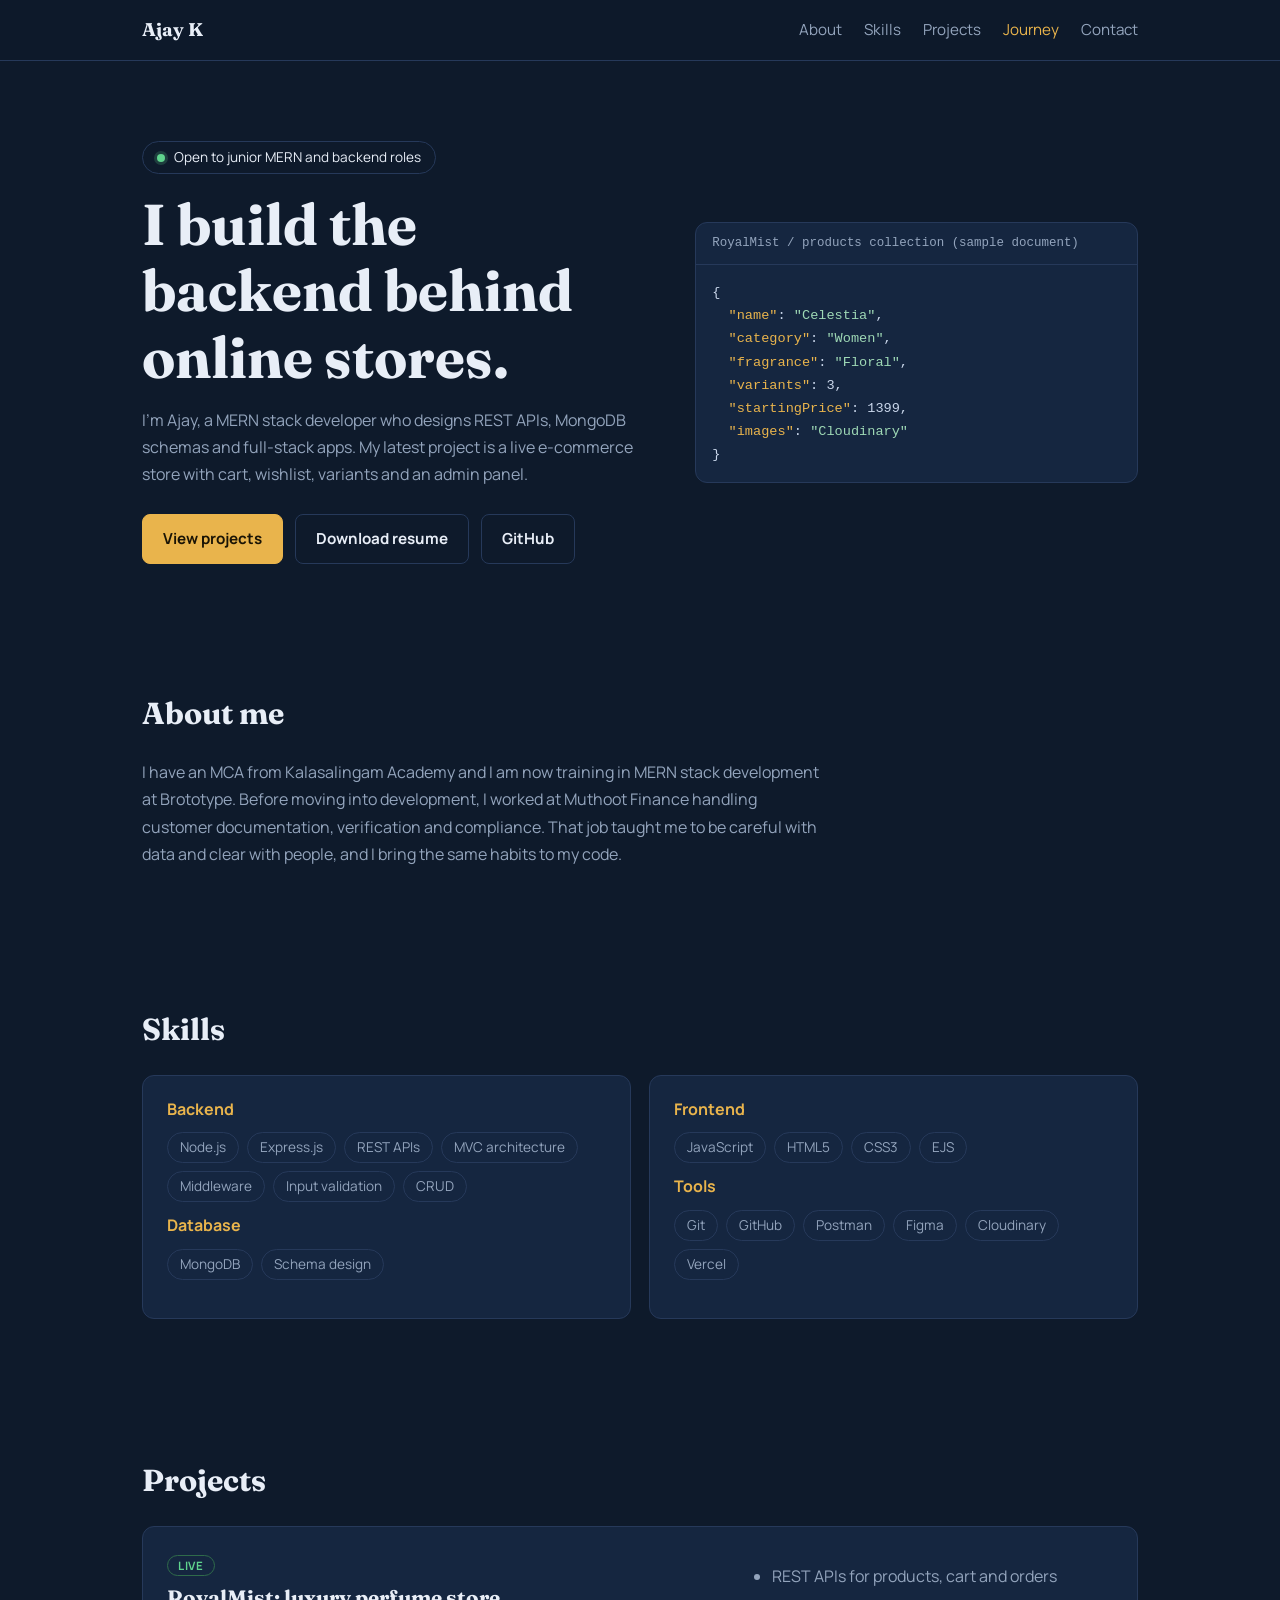
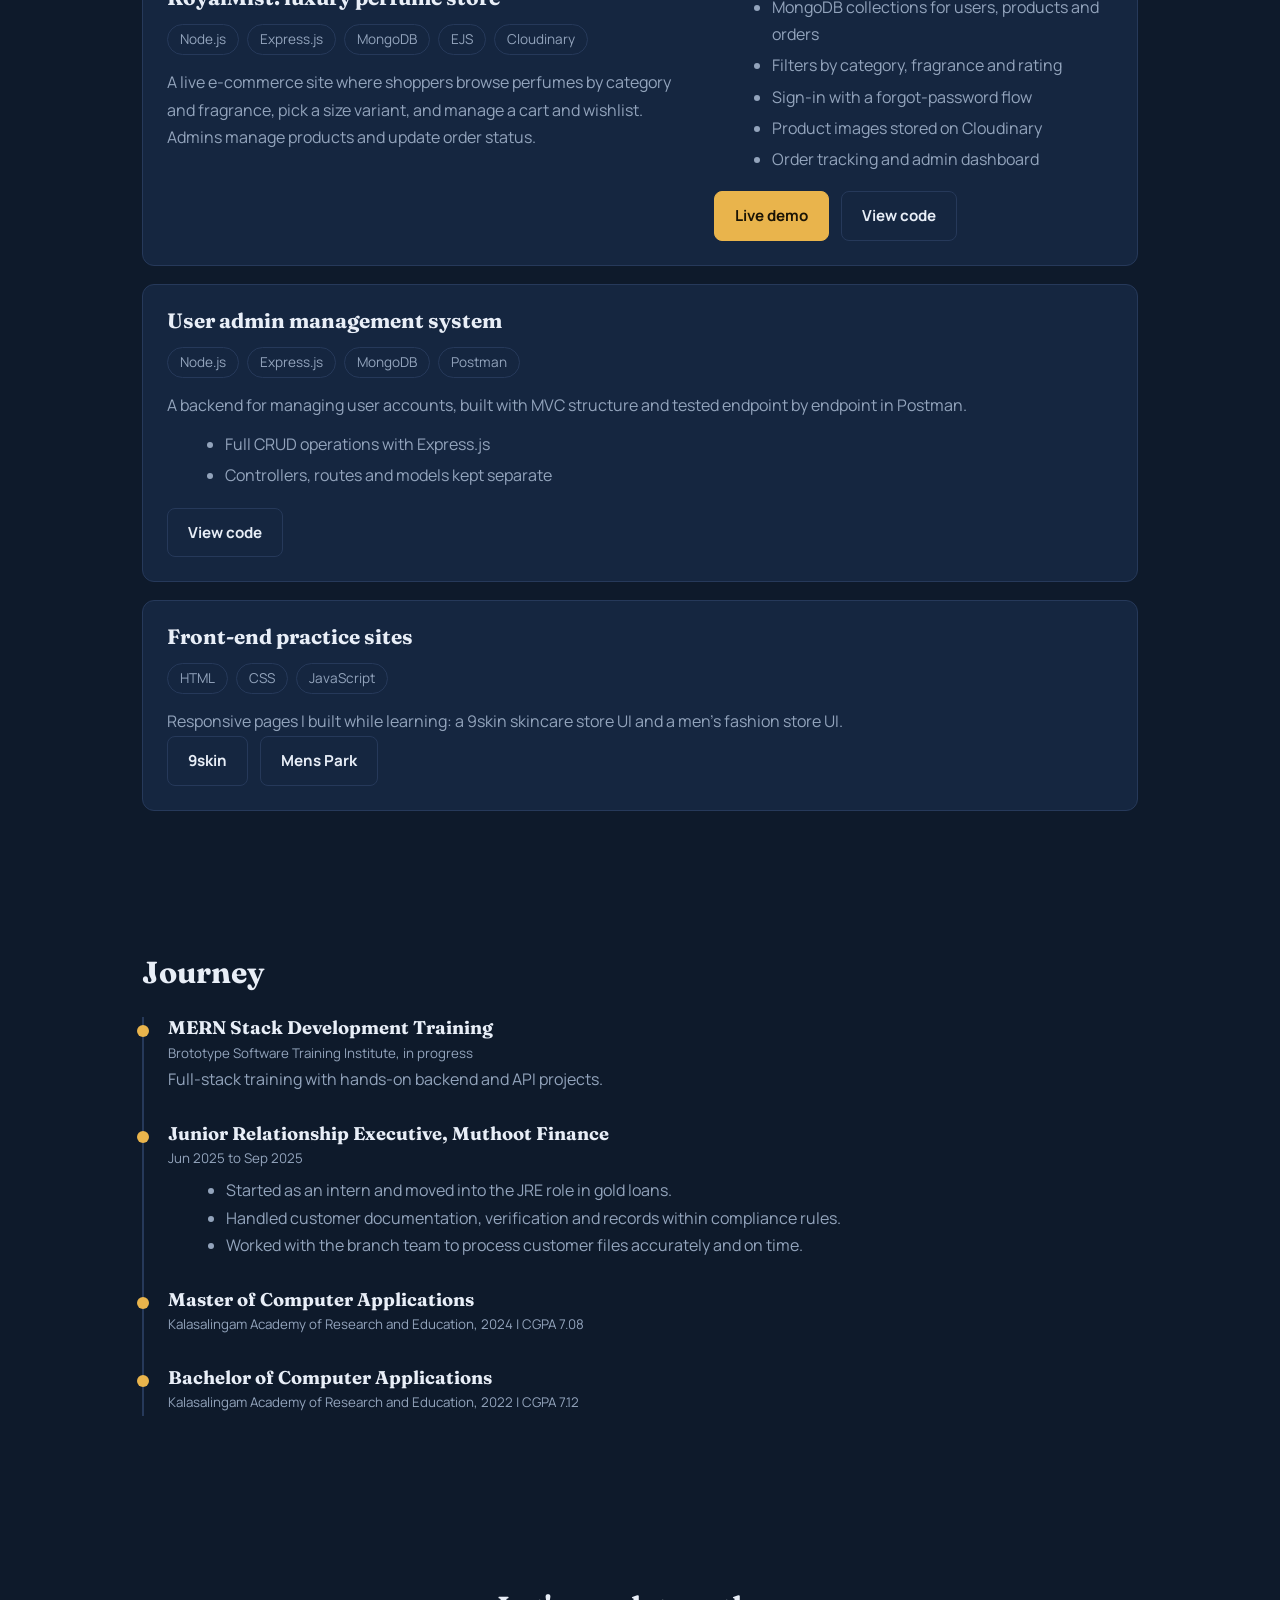
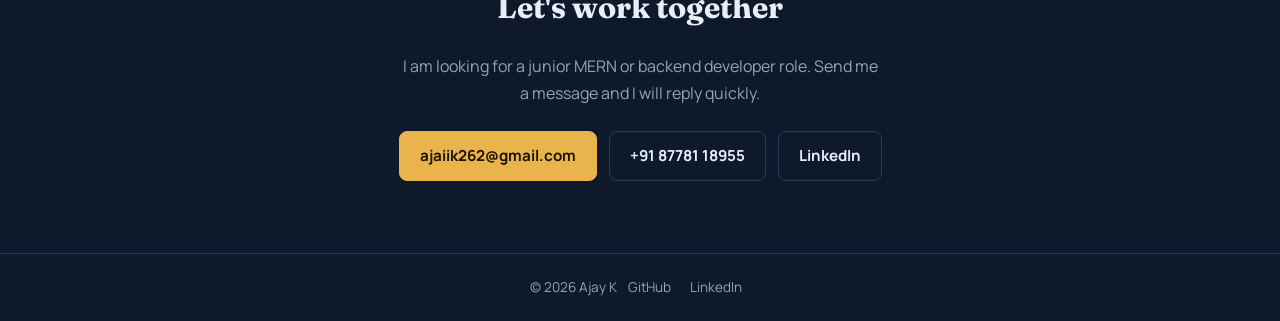
<file: index.html>
<!DOCTYPE html>
<html lang="en">
<head>
<meta charset="UTF-8">
<meta name="viewport" content="width=device-width, initial-scale=1">
<title>Ajay K | MERN Stack Developer</title>
<meta name="description" content="Ajay K, MERN stack developer. I build REST APIs and full-stack web apps with Node.js, Express.js and MongoDB.">
<meta name="theme-color" content="#0E1A2B">
<meta name="color-scheme" content="dark">
<link rel="canonical" href="https://ajaiiiik.github.io/My-portfolio/">

<!-- Social sharing (LinkedIn, WhatsApp, X) -->
<meta property="og:type" content="website">
<meta property="og:title" content="Ajay K | MERN Stack Developer">
<meta property="og:description" content="I build REST APIs and full-stack web apps with Node.js, Express.js and MongoDB. See my live e-commerce project, RoyalMist.">
<meta property="og:url" content="https://ajaiiiik.github.io/My-portfolio/">
<meta name="twitter:card" content="summary">
<meta name="twitter:title" content="Ajay K | MERN Stack Developer">
<meta name="twitter:description" content="I build REST APIs and full-stack web apps with Node.js, Express.js and MongoDB.">

<link rel="icon" href="data:image/svg+xml,<svg xmlns='http://www.w3.org/2000/svg' viewBox='0 0 100 100'><text y='.9em' font-size='90'>💻</text></svg>">
<link rel="preconnect" href="https://fonts.googleapis.com">
<link rel="preconnect" href="https://fonts.gstatic.com" crossorigin>
<link href="https://fonts.googleapis.com/css2?family=Fraunces:wght@600;700&family=Manrope:wght@400;500;700&display=swap" rel="stylesheet">

<script type="application/ld+json">
{"@context":"https://schema.org","@type":"Person","name":"Ajay K","jobTitle":"MERN Stack Developer","url":"https://ajaiiiik.github.io/My-portfolio/","sameAs":["https://github.com/ajaiiiik","https://www.linkedin.com/in/ajaiik/"]}
</script>

<style>
:root{--bg:#0E1A2B;--panel:#152640;--line:#26395A;--text:#E8EEF7;--muted:#93A4BC;--gold:#E9B44C;--ink:#1A1405}
*{box-sizing:border-box;margin:0}
html{scroll-behavior:smooth;scroll-padding-top:70px}
body{background:var(--bg);color:var(--text);font:400 1rem/1.7 Manrope,system-ui,sans-serif}
a{color:inherit}
:focus-visible{outline:2px solid var(--gold);outline-offset:3px}
.skip{position:absolute;left:-9999px;top:8px}
.skip:focus{left:12px;background:var(--gold);color:var(--ink);padding:8px 14px;border-radius:6px;z-index:10;font-weight:700;text-decoration:none}
.wrap{max-width:1040px;margin:0 auto;padding:0 22px}
h1,h2,h3{font-family:Fraunces,Georgia,serif;line-height:1.15}
h2{font-size:1.9rem;margin-bottom:28px}
section{padding:72px 0}
nav{position:sticky;top:0;z-index:5;background:rgba(14,26,43,.92);backdrop-filter:blur(8px);border-bottom:1px solid var(--line)}
nav .wrap{display:flex;justify-content:space-between;align-items:center;height:60px}
nav b{font-family:Fraunces,serif;font-size:1.15rem}
nav ul{display:flex;gap:22px;list-style:none;padding:0;font-size:.95rem}
nav ul a{text-decoration:none;color:var(--muted)}
nav ul a:hover,nav ul a[aria-current]{color:var(--gold)}
.hero{padding:80px 0 60px}
.hero .wrap{display:grid;grid-template-columns:1.15fr 1fr;gap:44px;align-items:center}
.hero h1{font-size:clamp(2.3rem,5vw,3.6rem);margin-bottom:16px}
.hero p{color:var(--muted);max-width:52ch;margin-bottom:26px}
.hero .status{display:inline-flex;align-items:center;gap:9px;border:1px solid var(--line);border-radius:999px;padding:4px 14px;font-size:.85rem;color:var(--text);margin-bottom:18px}
.status i{width:8px;height:8px;border-radius:50%;background:#5FD38D;box-shadow:0 0 0 3px rgba(95,211,141,.2)}
.btns{display:flex;flex-wrap:wrap;gap:12px}
.btn{padding:11px 20px;border-radius:8px;border:1px solid var(--line);text-decoration:none;font-weight:700;font-size:.95rem}
.btn.main{background:var(--gold);border-color:var(--gold);color:var(--ink)}
.btn:hover{border-color:var(--gold)}
.code{background:var(--panel);border:1px solid var(--line);border-radius:12px;overflow:hidden;font:.85rem/1.7 ui-monospace,Menlo,Consolas,monospace}
.code header{padding:10px 16px;border-bottom:1px solid var(--line);color:var(--muted);font-size:.78rem}
.code pre{padding:16px;overflow-x:auto;color:#C9D6EA}
.k{color:var(--gold)}.s{color:#9ED8B5}
.grid{display:grid;gap:18px}
.two{grid-template-columns:1fr 1fr}
.card{background:var(--panel);border:1px solid var(--line);border-radius:12px;padding:24px}
.tags{display:flex;flex-wrap:wrap;gap:8px;margin:14px 0}
.tags span{border:1px solid var(--line);border-radius:999px;padding:3px 12px;font-size:.85rem;color:var(--muted)}
.card h3{font-size:1.3rem}
.card p{color:var(--muted)}
.card ul{margin:12px 0 18px 18px;color:var(--muted)}
.card li{margin-bottom:4px}
.feat{grid-column:1/-1;display:grid;grid-template-columns:1.3fr 1fr;gap:28px}
.feat .btns{margin-top:6px}
.live{display:inline-block;font:700 .72rem/1 Manrope,sans-serif;letter-spacing:.06em;text-transform:uppercase;color:#5FD38D;border:1px solid #2F6B4A;border-radius:999px;padding:4px 10px;margin-bottom:10px}
.skills h3{font-size:1rem;font-family:Manrope,sans-serif;color:var(--gold);margin-bottom:2px}
.tl{border-left:2px solid var(--line);padding-left:24px}
.tl article{position:relative;margin-bottom:30px}
.tl article:before{content:"";position:absolute;left:-31px;top:8px;width:12px;height:12px;border-radius:50%;background:var(--gold)}
.tl h3{font-size:1.15rem}.tl small{color:var(--muted)}
.tl p,.tl li{color:var(--muted)}.tl ul{margin:6px 0 0 18px}
.contact{text-align:center}
.contact p{color:var(--muted);margin:0 auto 24px;max-width:48ch}
.contact .btns{justify-content:center}
footer{border-top:1px solid var(--line);padding:22px 0;text-align:center;color:var(--muted);font-size:.85rem}
footer a{text-decoration:none;margin:0 8px}footer a:hover{color:var(--gold)}
.hero .wrap>*{animation:rise .7s both}.hero .wrap>*:last-child{animation-delay:.15s}
@keyframes rise{from{opacity:0;transform:translateY(14px)}}
@media(max-width:820px){.hero .wrap,.two,.feat{grid-template-columns:1fr}.hero{padding:56px 0 40px}nav ul{gap:14px;font-size:.85rem}nav b{display:none}nav .wrap{justify-content:center}}
@media(prefers-reduced-motion:reduce){*{animation:none!important;scroll-behavior:auto!important}}
</style>
</head>
<body>
<a class="skip" href="#main">Skip to content</a>
<nav aria-label="Main"><div class="wrap"><b>Ajay K</b>
<ul><li><a href="#about">About</a></li><li><a href="#skills">Skills</a></li><li><a href="#projects">Projects</a></li><li><a href="#journey">Journey</a></li><li><a href="#contact">Contact</a></li></ul></div></nav>

<header class="hero"><div class="wrap">
<div>
<p class="status"><i aria-hidden="true"></i>Open to junior MERN and backend roles</p>
<h1>I build the backend behind online stores.</h1>
<p>I'm Ajay, a MERN stack developer who designs REST APIs, MongoDB schemas and full-stack apps. My latest project is a live e-commerce store with cart, wishlist, variants and an admin panel.</p>
<div class="btns">
<a class="btn main" href="#projects">View projects</a>
<a class="btn" href="Ajay_Fresher.pdf" download="Ajay_K_Resume.pdf">Download resume</a>
<a class="btn" href="https://github.com/ajaiiiik" target="_blank" rel="noopener noreferrer" aria-label="Ajay's GitHub profile (opens in a new tab)">GitHub</a>
</div></div>
<div class="code" role="group" aria-label="Sample product document from RoyalMist">
<header>RoyalMist / products collection (sample document)</header>
<pre>{
  <span class="k">"name"</span>: <span class="s">"Celestia"</span>,
  <span class="k">"category"</span>: <span class="s">"Women"</span>,
  <span class="k">"fragrance"</span>: <span class="s">"Floral"</span>,
  <span class="k">"variants"</span>: 3,
  <span class="k">"startingPrice"</span>: 1399,
  <span class="k">"images"</span>: <span class="s">"Cloudinary"</span>
}</pre></div>
</div></header>

<main id="main">
<section id="about"><div class="wrap">
<h2>About me</h2>
<p style="max-width:68ch;color:var(--muted)">I have an MCA from Kalasalingam Academy and I am now training in MERN stack development at Brototype. Before moving into development, I worked at Muthoot Finance handling customer documentation, verification and compliance. That job taught me to be careful with data and clear with people, and I bring the same habits to my code.</p>
</div></section>

<section id="skills" class="skills"><div class="wrap">
<h2>Skills</h2>
<div class="grid two">
<div class="card"><h3>Backend</h3><div class="tags"><span>Node.js</span><span>Express.js</span><span>REST APIs</span><span>MVC architecture</span><span>Middleware</span><span>Input validation</span><span>CRUD</span></div>
<h3>Database</h3><div class="tags"><span>MongoDB</span><span>Schema design</span></div></div>
<div class="card"><h3>Frontend</h3><div class="tags"><span>JavaScript</span><span>HTML5</span><span>CSS3</span><span>EJS</span></div>
<h3>Tools</h3><div class="tags"><span>Git</span><span>GitHub</span><span>Postman</span><span>Figma</span><span>Cloudinary</span><span>Vercel</span></div></div>
</div></div></section>

<section id="projects"><div class="wrap">
<h2>Projects</h2>
<div class="grid">
<div class="card feat">
<div><span class="live">Live</span><h3>RoyalMist: luxury perfume store</h3>
<div class="tags"><span>Node.js</span><span>Express.js</span><span>MongoDB</span><span>EJS</span><span>Cloudinary</span></div>
<p>A live e-commerce site where shoppers browse perfumes by category and fragrance, pick a size variant, and manage a cart and wishlist. Admins manage products and update order status.</p></div>
<div><ul>
<li>REST APIs for products, cart and orders</li>
<li>MongoDB collections for users, products and orders</li>
<li>Filters by category, fragrance and rating</li>
<li>Sign-in with a forgot-password flow</li>
<li>Product images stored on Cloudinary</li>
<li>Order tracking and admin dashboard</li></ul>
<div class="btns"><a class="btn main" href="https://royalmist.online" target="_blank" rel="noopener noreferrer" aria-label="RoyalMist live demo (opens in a new tab)">Live demo</a>
<a class="btn" href="https://github.com/ajaiiiik/RoyalMist-Production" target="_blank" rel="noopener noreferrer" aria-label="RoyalMist source code on GitHub (opens in a new tab)">View code</a></div></div>
</div>
<div class="card">
<h3>User admin management system</h3>
<div class="tags"><span>Node.js</span><span>Express.js</span><span>MongoDB</span><span>Postman</span></div>
<p>A backend for managing user accounts, built with MVC structure and tested endpoint by endpoint in Postman.</p>
<ul><li>Full CRUD operations with Express.js</li><li>Controllers, routes and models kept separate</li></ul>
<!-- TODO: replace with the exact repo link of this project, e.g. https://github.com/ajaiiiik/<repo-name> -->
<div class="btns"><a class="btn" href="https://github.com/ajaiiiik?tab=repositories" target="_blank" rel="noopener noreferrer" aria-label="User admin management system code on GitHub (opens in a new tab)">View code</a></div>
</div>
<div class="card">
<h3>Front-end practice sites</h3>
<div class="tags"><span>HTML</span><span>CSS</span><span>JavaScript</span></div>
<p>Responsive pages I built while learning: a 9skin skincare store UI and a men's fashion store UI.</p>
<div class="btns"><a class="btn" href="https://ajaiiiik.github.io/9skin/" target="_blank" rel="noopener noreferrer" aria-label="9skin practice site (opens in a new tab)">9skin</a><a class="btn" href="https://ajaiiiik.github.io/Mens-Park/" target="_blank" rel="noopener noreferrer" aria-label="Mens Park practice site (opens in a new tab)">Mens Park</a></div>
</div>
</div></div></section>

<section id="journey"><div class="wrap">
<h2>Journey</h2>
<div class="tl">
<article><h3>MERN Stack Development Training</h3><small>Brototype Software Training Institute, in progress</small><p>Full-stack training with hands-on backend and API projects.</p></article>
<article><h3>Junior Relationship Executive, Muthoot Finance</h3><small>Jun 2025 to Sep 2025</small>
<ul><li>Started as an intern and moved into the JRE role in gold loans.</li><li>Handled customer documentation, verification and records within compliance rules.</li><li>Worked with the branch team to process customer files accurately and on time.</li></ul></article>
<article><h3>Master of Computer Applications</h3><small>Kalasalingam Academy of Research and Education, 2024 | CGPA 7.08</small></article>
<article><h3>Bachelor of Computer Applications</h3><small>Kalasalingam Academy of Research and Education, 2022 | CGPA 7.12</small></article>
</div></div></section>

<section id="contact" class="contact"><div class="wrap">
<h2>Let's work together</h2>
<p>I am looking for a junior MERN or backend developer role. Send me a message and I will reply quickly.</p>
<div class="btns">
<a class="btn main" href="mailto:ajaiik262@gmail.com?subject=Opportunity%20for%20Ajay">ajaiik262@gmail.com</a>
<a class="btn" href="tel:+918778118955">+91 87781 18955</a>
<a class="btn" href="https://www.linkedin.com/in/ajaiik/" target="_blank" rel="noopener noreferrer" aria-label="Ajay's LinkedIn profile (opens in a new tab)">LinkedIn</a>
</div></div></section>
</main>

<footer>© 2026 Ajay K
<a href="https://github.com/ajaiiiik" target="_blank" rel="noopener noreferrer">GitHub</a>
<a href="https://www.linkedin.com/in/ajaiik/" target="_blank" rel="noopener noreferrer">LinkedIn</a></footer>

<script>
(function(){
  var links=document.querySelectorAll('nav ul a');
  if(!('IntersectionObserver' in window)||!links.length)return;
  var map={};
  links.forEach(function(a){map[a.getAttribute('href').slice(1)]=a;});
  var io=new IntersectionObserver(function(entries){
    entries.forEach(function(e){
      if(e.isIntersecting){
        links.forEach(function(a){a.removeAttribute('aria-current');});
        var a=map[e.target.id];
        if(a)a.setAttribute('aria-current','true');
      }
    });
  },{rootMargin:'-40% 0px -55% 0px'});
  Object.keys(map).forEach(function(id){
    var s=document.getElementById(id);
    if(s)io.observe(s);
  });
})();
</script>
</body>
</html>
</file>
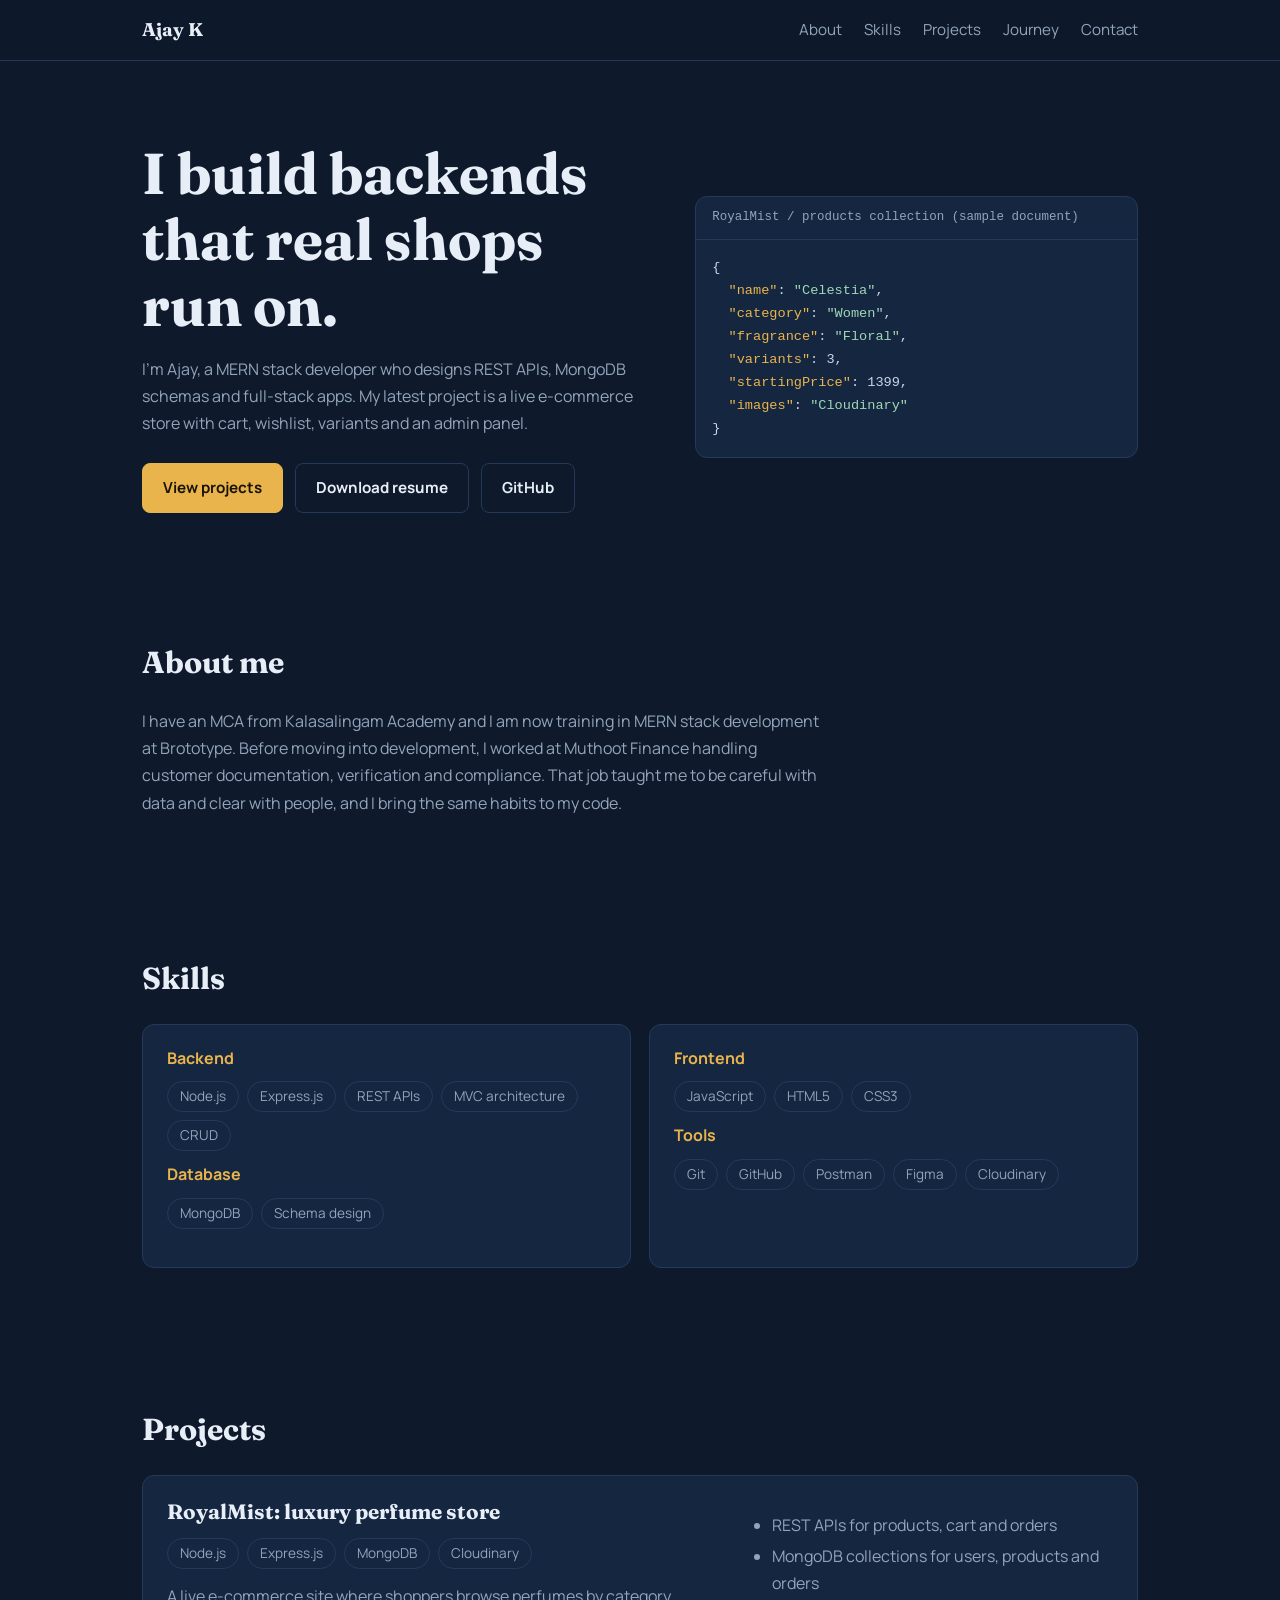
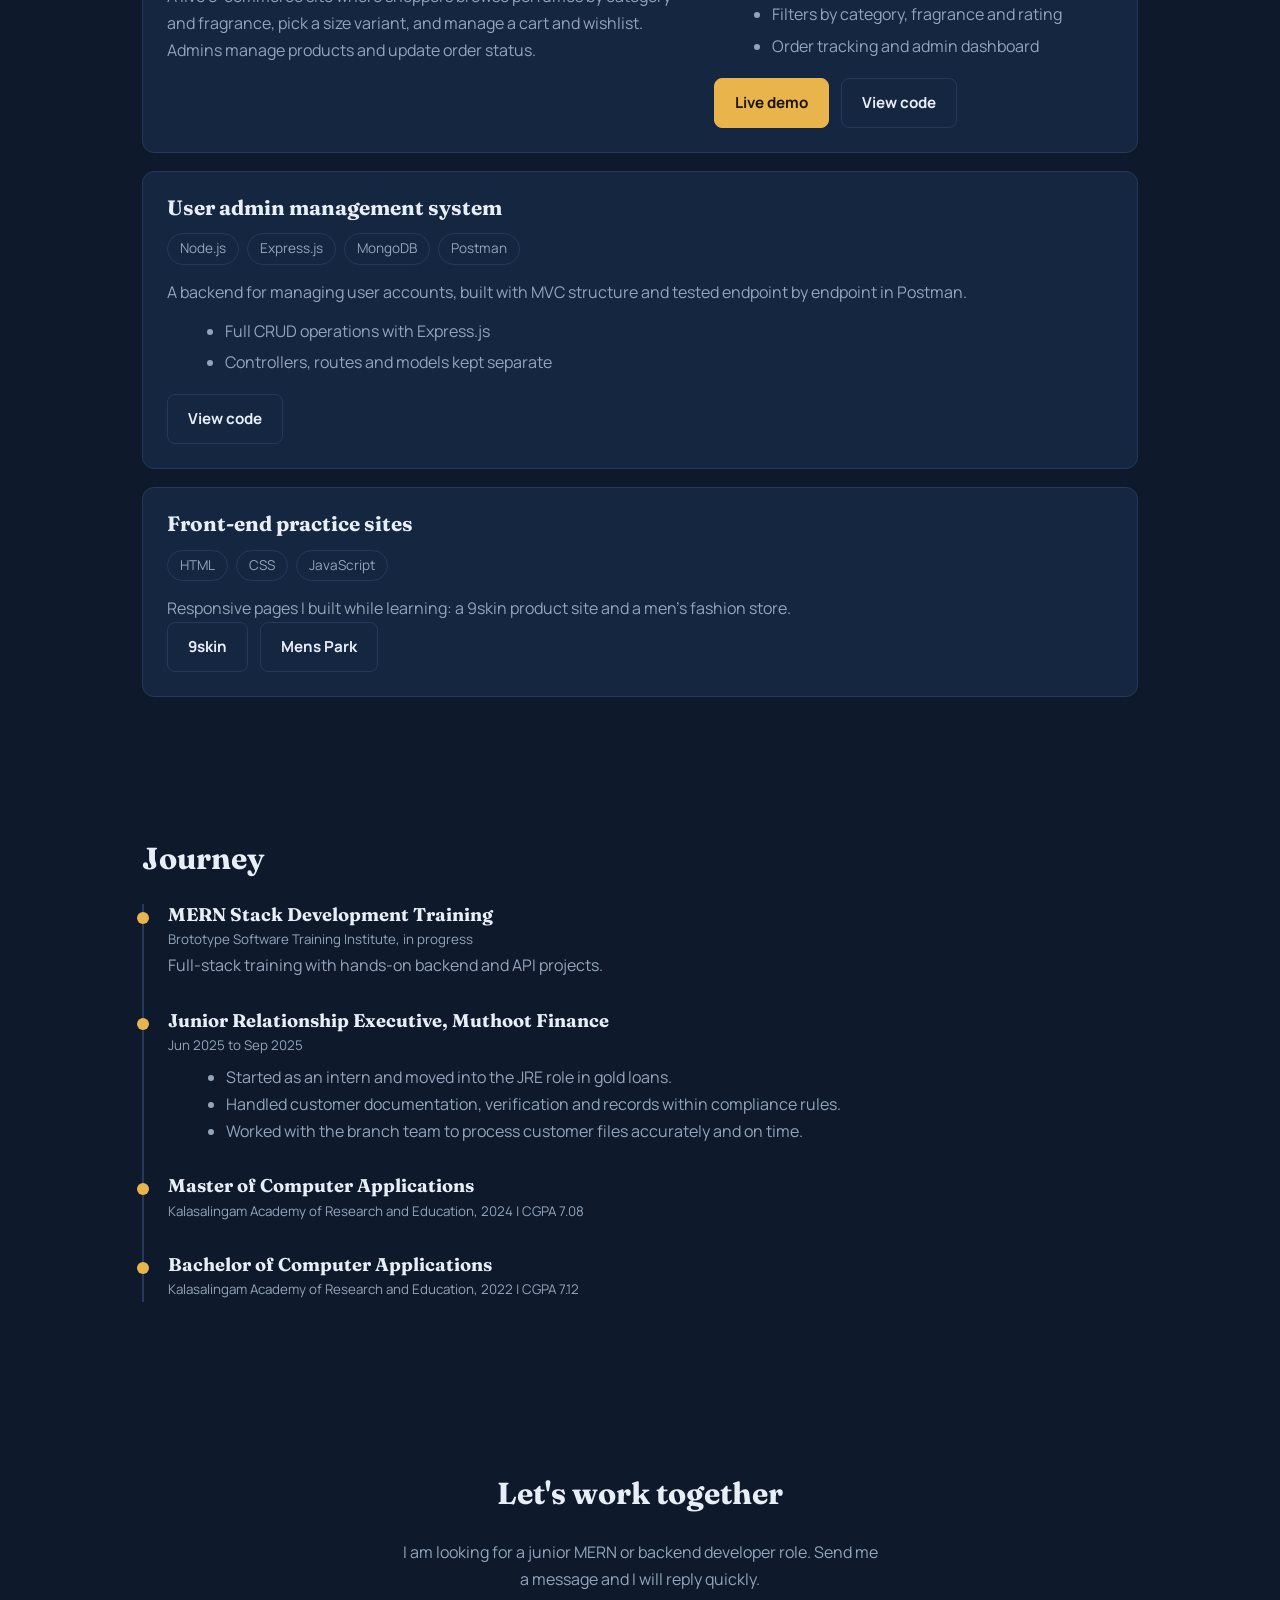
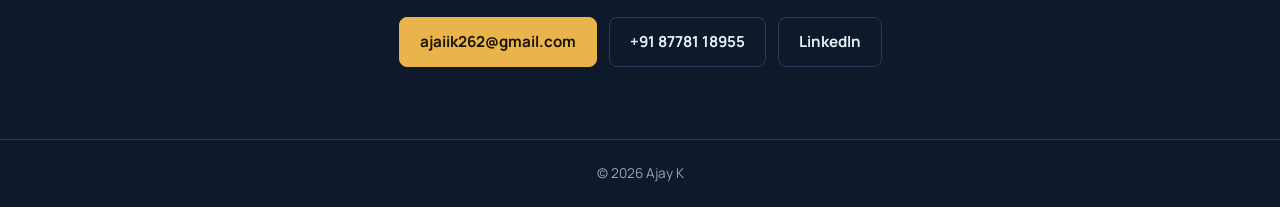
<file: index (2).html>
<!DOCTYPE html>
<html lang="en">
<head>
<meta charset="UTF-8">
<meta name="viewport" content="width=device-width, initial-scale=1">
<title>Ajay K | MERN Stack Developer</title>
<meta name="description" content="Ajay K, MERN stack developer. I build REST APIs and full-stack web apps with Node.js, Express.js and MongoDB.">
<link rel="icon" href="data:image/svg+xml,<svg xmlns='http://www.w3.org/2000/svg' viewBox='0 0 100 100'><text y='.9em' font-size='90'>💻</text></svg>">
<link rel="preconnect" href="https://fonts.googleapis.com">
<link rel="preconnect" href="https://fonts.gstatic.com" crossorigin>
<link href="https://fonts.googleapis.com/css2?family=Fraunces:wght@600;700&family=Manrope:wght@400;500;700&display=swap" rel="stylesheet">
<style>
:root{--bg:#0E1A2B;--panel:#152640;--line:#26395A;--text:#E8EEF7;--muted:#93A4BC;--gold:#E9B44C;--ink:#1A1405}
*{box-sizing:border-box;margin:0}
html{scroll-behavior:smooth;scroll-padding-top:70px}
body{background:var(--bg);color:var(--text);font:400 1rem/1.7 Manrope,system-ui,sans-serif}
a{color:inherit}
:focus-visible{outline:2px solid var(--gold);outline-offset:3px}
.wrap{max-width:1040px;margin:0 auto;padding:0 22px}
h1,h2,h3{font-family:Fraunces,Georgia,serif;line-height:1.15}
h2{font-size:1.9rem;margin-bottom:28px}
section{padding:72px 0}
nav{position:sticky;top:0;z-index:5;background:rgba(14,26,43,.92);backdrop-filter:blur(8px);border-bottom:1px solid var(--line)}
nav .wrap{display:flex;justify-content:space-between;align-items:center;height:60px}
nav b{font-family:Fraunces,serif;font-size:1.15rem}
nav ul{display:flex;gap:22px;list-style:none;padding:0;font-size:.95rem}
nav ul a{text-decoration:none;color:var(--muted)}nav ul a:hover{color:var(--gold)}
.hero{padding:80px 0 60px}
.hero .wrap{display:grid;grid-template-columns:1.15fr 1fr;gap:44px;align-items:center}
.hero h1{font-size:clamp(2.3rem,5vw,3.6rem);margin-bottom:16px}
.hero p{color:var(--muted);max-width:52ch;margin-bottom:26px}
.btns{display:flex;flex-wrap:wrap;gap:12px}
.btn{padding:11px 20px;border-radius:8px;border:1px solid var(--line);text-decoration:none;font-weight:700;font-size:.95rem}
.btn.main{background:var(--gold);border-color:var(--gold);color:var(--ink)}
.btn:hover{border-color:var(--gold)}
.code{background:var(--panel);border:1px solid var(--line);border-radius:12px;overflow:hidden;font:.85rem/1.7 ui-monospace,Menlo,Consolas,monospace}
.code header{padding:10px 16px;border-bottom:1px solid var(--line);color:var(--muted);font-size:.78rem}
.code pre{padding:16px;overflow-x:auto;color:#C9D6EA}
.k{color:var(--gold)}.s{color:#9ED8B5}
.grid{display:grid;gap:18px}
.two{grid-template-columns:1fr 1fr}
.card{background:var(--panel);border:1px solid var(--line);border-radius:12px;padding:24px}
.tags{display:flex;flex-wrap:wrap;gap:8px;margin:14px 0}
.tags span{border:1px solid var(--line);border-radius:999px;padding:3px 12px;font-size:.85rem;color:var(--muted)}
.card h3{font-size:1.3rem}
.card p{color:var(--muted)}
.card ul{margin:12px 0 18px 18px;color:var(--muted)}
.card li{margin-bottom:4px}
.feat{grid-column:1/-1;display:grid;grid-template-columns:1.3fr 1fr;gap:28px}
.feat .btns{margin-top:6px}
.skills h3{font-size:1rem;font-family:Manrope,sans-serif;color:var(--gold);margin-bottom:2px}
.tl{border-left:2px solid var(--line);padding-left:24px}
.tl article{position:relative;margin-bottom:30px}
.tl article:before{content:"";position:absolute;left:-31px;top:8px;width:12px;height:12px;border-radius:50%;background:var(--gold)}
.tl h3{font-size:1.15rem}.tl small{color:var(--muted)}
.tl p,.tl li{color:var(--muted)}.tl ul{margin:6px 0 0 18px}
.contact{text-align:center}
.contact p{color:var(--muted);margin:0 auto 24px;max-width:48ch}
.contact .btns{justify-content:center}
footer{border-top:1px solid var(--line);padding:22px 0;text-align:center;color:var(--muted);font-size:.85rem}
.hero .wrap>*{animation:rise .7s both}.hero .wrap>*:last-child{animation-delay:.15s}
@keyframes rise{from{opacity:0;transform:translateY(14px)}}
@media(max-width:820px){.hero .wrap,.two,.feat{grid-template-columns:1fr}nav ul{gap:14px;font-size:.85rem}nav b{display:none}nav .wrap{justify-content:center}}
@media(prefers-reduced-motion:reduce){*{animation:none!important;scroll-behavior:auto!important}}
</style>
</head>
<body>
<nav><div class="wrap"><b>Ajay K</b>
<ul><li><a href="#about">About</a></li><li><a href="#skills">Skills</a></li><li><a href="#projects">Projects</a></li><li><a href="#journey">Journey</a></li><li><a href="#contact">Contact</a></li></ul></div></nav>

<header class="hero"><div class="wrap">
<div>
<h1>I build backends that real shops run on.</h1>
<p>I'm Ajay, a MERN stack developer who designs REST APIs, MongoDB schemas and full-stack apps. My latest project is a live e-commerce store with cart, wishlist, variants and an admin panel.</p>
<div class="btns">
<a class="btn main" href="#projects">View projects</a>
<a class="btn" href="Ajay_Fresher.pdf" download>Download resume</a>
<a class="btn" href="https://github.com/ajaiiiik" target="_blank" rel="noopener">GitHub</a>
</div></div>
<div class="code" aria-label="Sample product document from RoyalMist">
<header>RoyalMist / products collection (sample document)</header>
<pre>{
  <span class="k">"name"</span>: <span class="s">"Celestia"</span>,
  <span class="k">"category"</span>: <span class="s">"Women"</span>,
  <span class="k">"fragrance"</span>: <span class="s">"Floral"</span>,
  <span class="k">"variants"</span>: 3,
  <span class="k">"startingPrice"</span>: 1399,
  <span class="k">"images"</span>: <span class="s">"Cloudinary"</span>
}</pre></div>
</div></header>

<section id="about"><div class="wrap">
<h2>About me</h2>
<p style="max-width:68ch;color:var(--muted)">I have an MCA from Kalasalingam Academy and I am now training in MERN stack development at Brototype. Before moving into development, I worked at Muthoot Finance handling customer documentation, verification and compliance. That job taught me to be careful with data and clear with people, and I bring the same habits to my code.</p>
</div></section>

<section id="skills" class="skills"><div class="wrap">
<h2>Skills</h2>
<div class="grid two">
<div class="card"><h3>Backend</h3><div class="tags"><span>Node.js</span><span>Express.js</span><span>REST APIs</span><span>MVC architecture</span><span>CRUD</span></div>
<h3>Database</h3><div class="tags"><span>MongoDB</span><span>Schema design</span></div></div>
<div class="card"><h3>Frontend</h3><div class="tags"><span>JavaScript</span><span>HTML5</span><span>CSS3</span></div>
<h3>Tools</h3><div class="tags"><span>Git</span><span>GitHub</span><span>Postman</span><span>Figma</span><span>Cloudinary</span></div></div>
</div></div></section>

<section id="projects"><div class="wrap">
<h2>Projects</h2>
<div class="grid">
<div class="card feat">
<div><h3>RoyalMist: luxury perfume store</h3>
<div class="tags"><span>Node.js</span><span>Express.js</span><span>MongoDB</span><span>Cloudinary</span></div>
<p>A live e-commerce site where shoppers browse perfumes by category and fragrance, pick a size variant, and manage a cart and wishlist. Admins manage products and update order status.</p></div>
<div><ul>
<li>REST APIs for products, cart and orders</li>
<li>MongoDB collections for users, products and orders</li>
<li>Filters by category, fragrance and rating</li>
<li>Order tracking and admin dashboard</li></ul>
<div class="btns"><a class="btn main" href="https://royalmist.online" target="_blank" rel="noopener">Live demo</a>
<a class="btn" href="https://github.com/ajaiiiik/RoyalMist-Production" target="_blank" rel="noopener">View code</a></div></div>
</div>
<div class="card">
<h3>User admin management system</h3>
<div class="tags"><span>Node.js</span><span>Express.js</span><span>MongoDB</span><span>Postman</span></div>
<p>A backend for managing user accounts, built with MVC structure and tested endpoint by endpoint in Postman.</p>
<ul><li>Full CRUD operations with Express.js</li><li>Controllers, routes and models kept separate</li></ul>
<!-- TODO: replace with the exact repo link of this project -->
<div class="btns"><a class="btn" href="https://github.com/ajaiiiik?tab=repositories" target="_blank" rel="noopener">View code</a></div>
</div>
<div class="card">
<h3>Front-end practice sites</h3>
<div class="tags"><span>HTML</span><span>CSS</span><span>JavaScript</span></div>
<p>Responsive pages I built while learning: a 9skin product site and a men's fashion store.</p>
<div class="btns"><a class="btn" href="https://ajaiiiik.github.io/9skin/" target="_blank" rel="noopener">9skin</a><a class="btn" href="https://ajaiiiik.github.io/Mens-Park/" target="_blank" rel="noopener">Mens Park</a></div>
</div>
</div></div></section>

<section id="journey"><div class="wrap">
<h2>Journey</h2>
<div class="tl">
<article><h3>MERN Stack Development Training</h3><small>Brototype Software Training Institute, in progress</small><p>Full-stack training with hands-on backend and API projects.</p></article>
<article><h3>Junior Relationship Executive, Muthoot Finance</h3><small>Jun 2025 to Sep 2025</small>
<ul><li>Started as an intern and moved into the JRE role in gold loans.</li><li>Handled customer documentation, verification and records within compliance rules.</li><li>Worked with the branch team to process customer files accurately and on time.</li></ul></article>
<article><h3>Master of Computer Applications</h3><small>Kalasalingam Academy of Research and Education, 2024 | CGPA 7.08</small></article>
<article><h3>Bachelor of Computer Applications</h3><small>Kalasalingam Academy of Research and Education, 2022 | CGPA 7.12</small></article>
</div></div></section>

<section id="contact" class="contact"><div class="wrap">
<h2>Let's work together</h2>
<p>I am looking for a junior MERN or backend developer role. Send me a message and I will reply quickly.</p>
<div class="btns">
<a class="btn main" href="mailto:ajaiik262@gmail.com?subject=Opportunity%20for%20Ajay">ajaiik262@gmail.com</a>
<a class="btn" href="tel:+918778118955">+91 87781 18955</a>
<a class="btn" href="https://www.linkedin.com/in/ajaiik/" target="_blank" rel="noopener">LinkedIn</a>
</div></div></section>

<footer>© 2026 Ajay K</footer>
</body>
</html>
</file>
